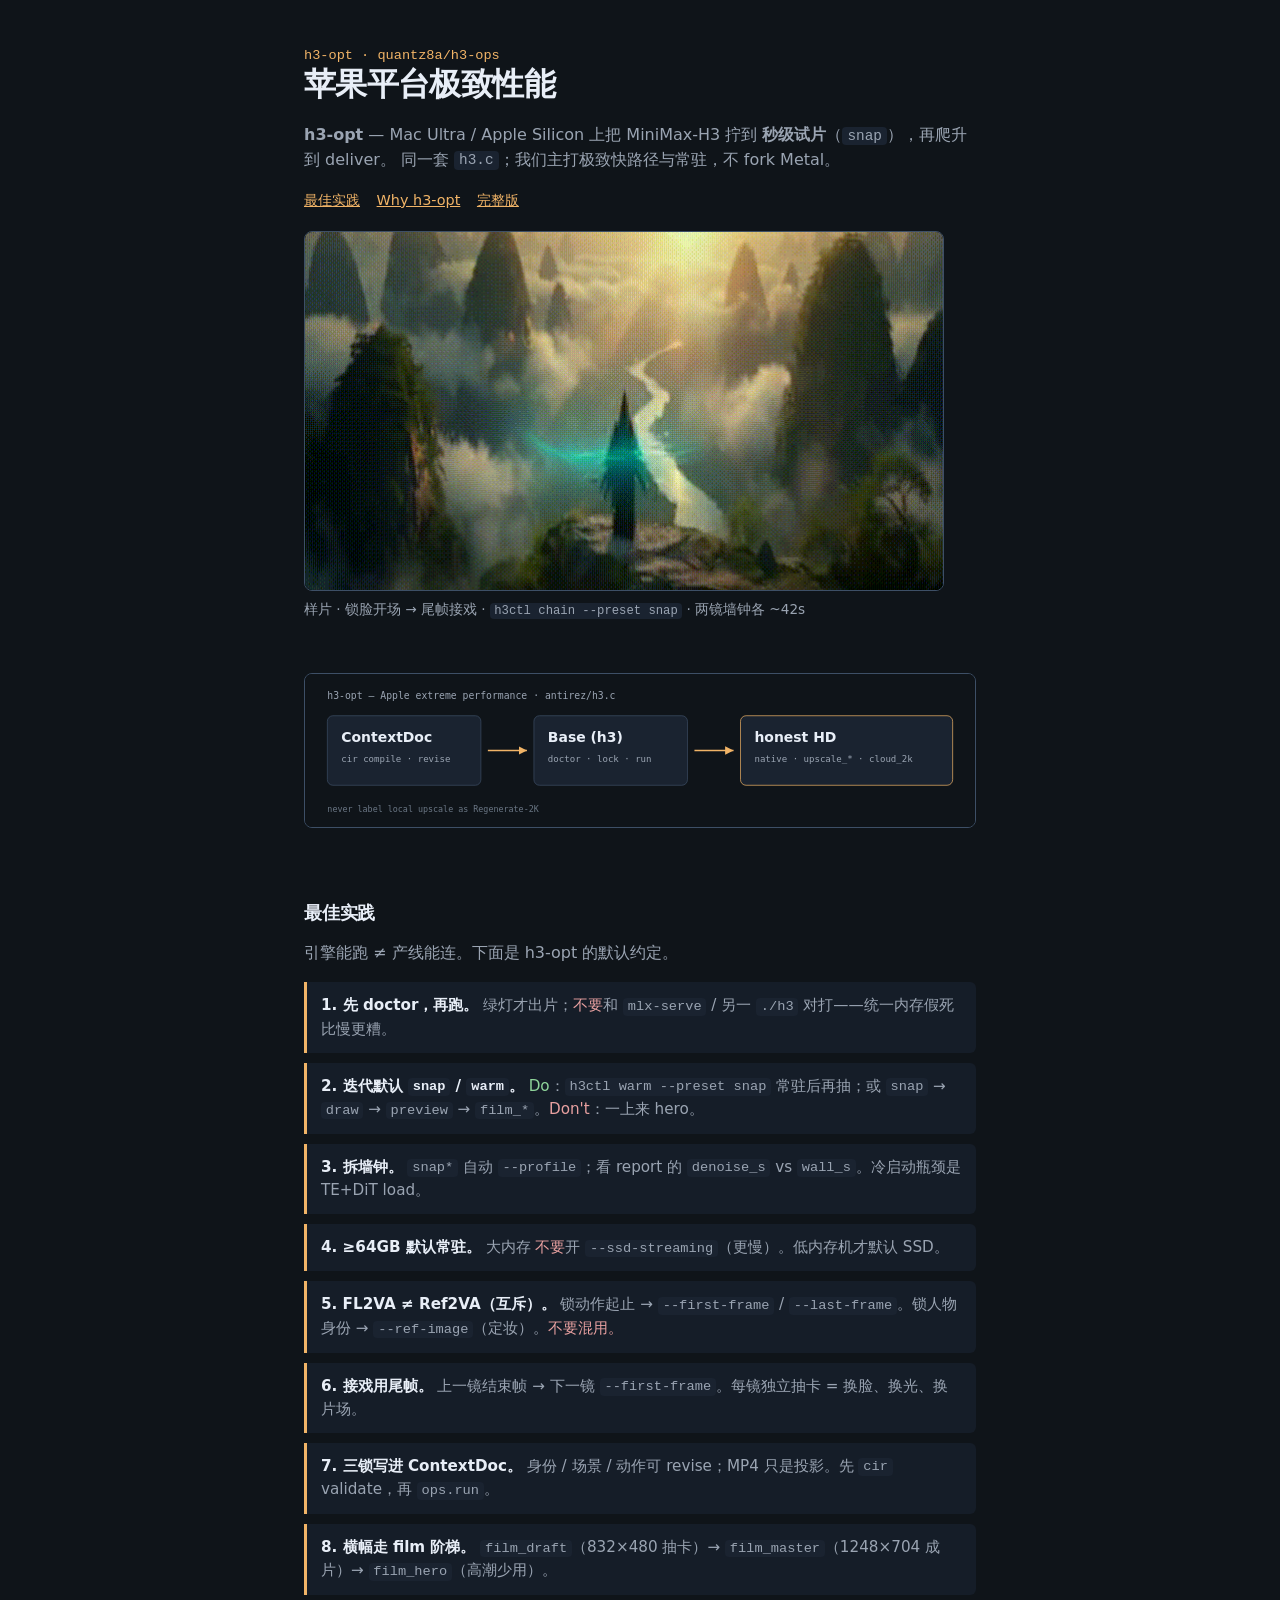
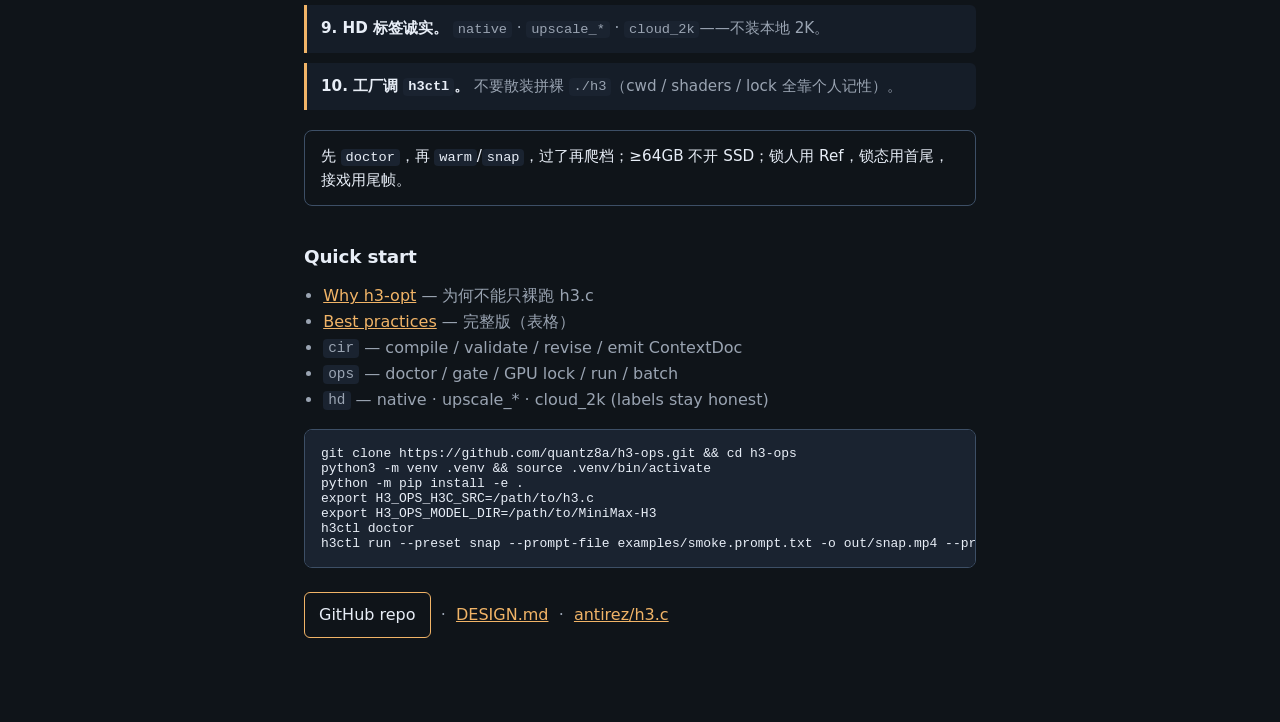
<file: docs/index.html>
<!DOCTYPE html>
<html lang="zh-CN">
<head>
  <meta charset="utf-8" />
  <meta name="viewport" content="width=device-width, initial-scale=1" />
  <meta http-equiv="Cache-Control" content="no-cache" />
  <!-- site-rev: film-mp4-3bb1706 -->
  <title>h3-opt — 苹果平台极致性能 · MiniMax-H3</title>
  <meta name="description" content="h3-opt：苹果平台极致性能。Mac Ultra + MiniMax-H3 秒出 ladder around antirez/h3.c — snap, warm, doctor, honest HD." />
  <meta property="og:title" content="h3-opt — 苹果平台极致性能" />
  <meta property="og:description" content="Apple-first extreme performance for local MiniMax-H3 via h3.c. 秒出 snap → deliver." />
  <meta property="og:image" content="https://quantz8a.github.io/h3-ops/assets/social-preview.png" />
  <style>
    :root { color-scheme: dark; --bg:#0f1419; --fg:#e8eef7; --muted:#9aa4b2; --line:#3d4f66; --accent:#f1b467; --card:#151d28; }
    * { box-sizing: border-box; }
    body { margin: 0; font-family: ui-sans-serif, system-ui, sans-serif; background: var(--bg); color: var(--fg); }
    main { max-width: 720px; margin: 0 auto; padding: 48px 24px 80px; }
    h1 { font-size: 2rem; margin: 0 0 8px; letter-spacing: -0.02em; }
    h2 { font-size: 1.15rem; margin: 40px 0 12px; letter-spacing: -0.01em; }
    .tag { color: var(--accent); font-family: ui-monospace, SFMono-Regular, Menlo, monospace; font-size: 0.85rem; }
    p { color: var(--muted); line-height: 1.55; }
    .hero { width: 100%; height: auto; margin: 28px 0; border: 1px solid var(--line); border-radius: 8px; }
    .demo { display: block; width: 100%; max-width: 640px; height: auto; margin: 20px 0 8px; border: 1px solid var(--line); border-radius: 8px; background: #000; aspect-ratio: 16 / 9; object-fit: cover; }
    .cap { margin: 0 0 24px; font-size: 0.85rem; color: var(--muted); }
    ul { color: var(--muted); line-height: 1.6; padding-left: 1.2rem; }
    a { color: var(--accent); }
    code { font-family: ui-monospace, SFMono-Regular, Menlo, monospace; font-size: 0.9em; background: #1a2330; padding: 0.1em 0.35em; border-radius: 4px; }
    pre { background: #1a2330; border: 1px solid var(--line); border-radius: 8px; padding: 16px; overflow-x: auto; color: var(--fg); }
    .cta { display: inline-block; margin-top: 8px; padding: 10px 14px; border: 1px solid var(--accent); border-radius: 6px; text-decoration: none; color: var(--fg); }
    .rule {
      margin: 0 0 10px; padding: 12px 14px; background: var(--card); border-left: 3px solid var(--accent);
      border-radius: 0 6px 6px 0; color: var(--muted); line-height: 1.5; font-size: 0.95rem;
    }
    .rule strong { color: var(--fg); font-weight: 600; }
    .rule .do { color: #8fd49a; }
    .rule .dont { color: #e8a0a0; }
    .motto {
      margin: 20px 0 0; padding: 14px 16px; border: 1px solid var(--line); border-radius: 8px;
      color: var(--fg); line-height: 1.5; font-size: 0.95rem;
    }
    .nav { margin: 8px 0 0; font-size: 0.9rem; }
    .nav a { margin-right: 12px; }
  </style>
</head>
<body>
  <main>
    <div class="tag">h3-opt · quantz8a/h3-ops</div>
    <h1>苹果平台极致性能</h1>
    <p>
      <strong>h3-opt</strong> — Mac Ultra / Apple Silicon 上把 MiniMax-H3 拧到
      <strong>秒级试片</strong>（<code>snap</code>），再爬升到 deliver。
      同一套 <code>h3.c</code>；我们主打极致快路径与常驻，不 fork Metal。
    </p>
    <p class="nav">
      <a href="#best-practices">最佳实践</a>
      <a href="https://github.com/quantz8a/h3-ops/blob/main/docs/why-h3-opt.md">Why h3-opt</a>
      <a href="https://github.com/quantz8a/h3-ops/blob/main/docs/best-practices.md">完整版</a>
    </p>
    <img class="demo" src="demo/wuxia_chain.gif?v=chain1" width="640" height="360" alt="h3-opt chain sample: lock then handoff" />
    <p class="cap">样片 · 锁脸开场 → 尾帧接戏 · <code>h3ctl chain --preset snap</code> · 两镜墙钟各 ~42s</p>
    <img class="hero" src="assets/hero-flow.svg" alt="Flow: ContextDoc to Base to honest HD" />

    <h2 id="best-practices">最佳实践</h2>
    <p>引擎能跑 ≠ 产线能连。下面是 h3-opt 的默认约定。</p>

    <div class="rule"><strong>1. 先 doctor，再跑。</strong> 绿灯才出片；<span class="dont">不要</span>和 <code>mlx-serve</code> / 另一 <code>./h3</code> 对打——统一内存假死比慢更糟。</div>
    <div class="rule"><strong>2. 迭代默认 <code>snap</code> / <code>warm</code>。</strong> <span class="do">Do</span>：<code>h3ctl warm --preset snap</code> 常驻后再抽；或 <code>snap</code> → <code>draw</code> → <code>preview</code> → <code>film_*</code>。<span class="dont">Don't</span>：一上来 hero。</div>
    <div class="rule"><strong>3. 拆墙钟。</strong> <code>snap*</code> 自动 <code>--profile</code>；看 report 的 <code>denoise_s</code> vs <code>wall_s</code>。冷启动瓶颈是 TE+DiT load。</div>
    <div class="rule"><strong>4. ≥64GB 默认常驻。</strong> 大内存 <span class="dont">不要</span>开 <code>--ssd-streaming</code>（更慢）。低内存机才默认 SSD。</div>
    <div class="rule"><strong>5. FL2VA ≠ Ref2VA（互斥）。</strong> 锁动作起止 → <code>--first-frame</code> / <code>--last-frame</code>。锁人物身份 → <code>--ref-image</code>（定妆）。<span class="dont">不要混用。</span></div>
    <div class="rule"><strong>6. 接戏用尾帧。</strong> 上一镜结束帧 → 下一镜 <code>--first-frame</code>。每镜独立抽卡 = 换脸、换光、换片场。</div>
    <div class="rule"><strong>7. 三锁写进 ContextDoc。</strong> 身份 / 场景 / 动作可 revise；MP4 只是投影。先 <code>cir</code> validate，再 <code>ops.run</code>。</div>
    <div class="rule"><strong>8. 横幅走 film 阶梯。</strong> <code>film_draft</code>（832×480 抽卡）→ <code>film_master</code>（1248×704 成片）→ <code>film_hero</code>（高潮少用）。</div>
    <div class="rule"><strong>9. HD 标签诚实。</strong> <code>native</code> · <code>upscale_*</code> · <code>cloud_2k</code>——不装本地 2K。</div>
    <div class="rule"><strong>10. 工厂调 <code>h3ctl</code>。</strong> 不要散装拼裸 <code>./h3</code>（cwd / shaders / lock 全靠个人记性）。</div>

    <p class="motto">先 <code>doctor</code>，再 <code>warm</code>/<code>snap</code>，过了再爬档；≥64GB 不开 SSD；锁人用 Ref，锁态用首尾，接戏用尾帧。</p>

    <h2>Quick start</h2>
    <ul>
      <li><a href="https://github.com/quantz8a/h3-ops/blob/main/docs/why-h3-opt.md">Why h3-opt</a> — 为何不能只裸跑 h3.c</li>
      <li><a href="https://github.com/quantz8a/h3-ops/blob/main/docs/best-practices.md">Best practices</a> — 完整版（表格）</li>
      <li><code>cir</code> — compile / validate / revise / emit ContextDoc</li>
      <li><code>ops</code> — doctor / gate / GPU lock / run / batch</li>
      <li><code>hd</code> — native · upscale_* · cloud_2k (labels stay honest)</li>
    </ul>
    <pre>git clone https://github.com/quantz8a/h3-ops.git && cd h3-ops
python3 -m venv .venv && source .venv/bin/activate
python -m pip install -e .
export H3_OPS_H3C_SRC=/path/to/h3.c
export H3_OPS_MODEL_DIR=/path/to/MiniMax-H3
h3ctl doctor
h3ctl run --preset snap --prompt-file examples/smoke.prompt.txt -o out/snap.mp4 --profile</pre>
    <p>
      <a class="cta" href="https://github.com/quantz8a/h3-ops">GitHub repo</a>
      &nbsp;·&nbsp;
      <a href="https://github.com/quantz8a/h3-ops/blob/main/DESIGN.md">DESIGN.md</a>
      &nbsp;·&nbsp;
      <a href="https://github.com/antirez/h3.c">antirez/h3.c</a>
    </p>
  </main>
</body>
</html>
</file>
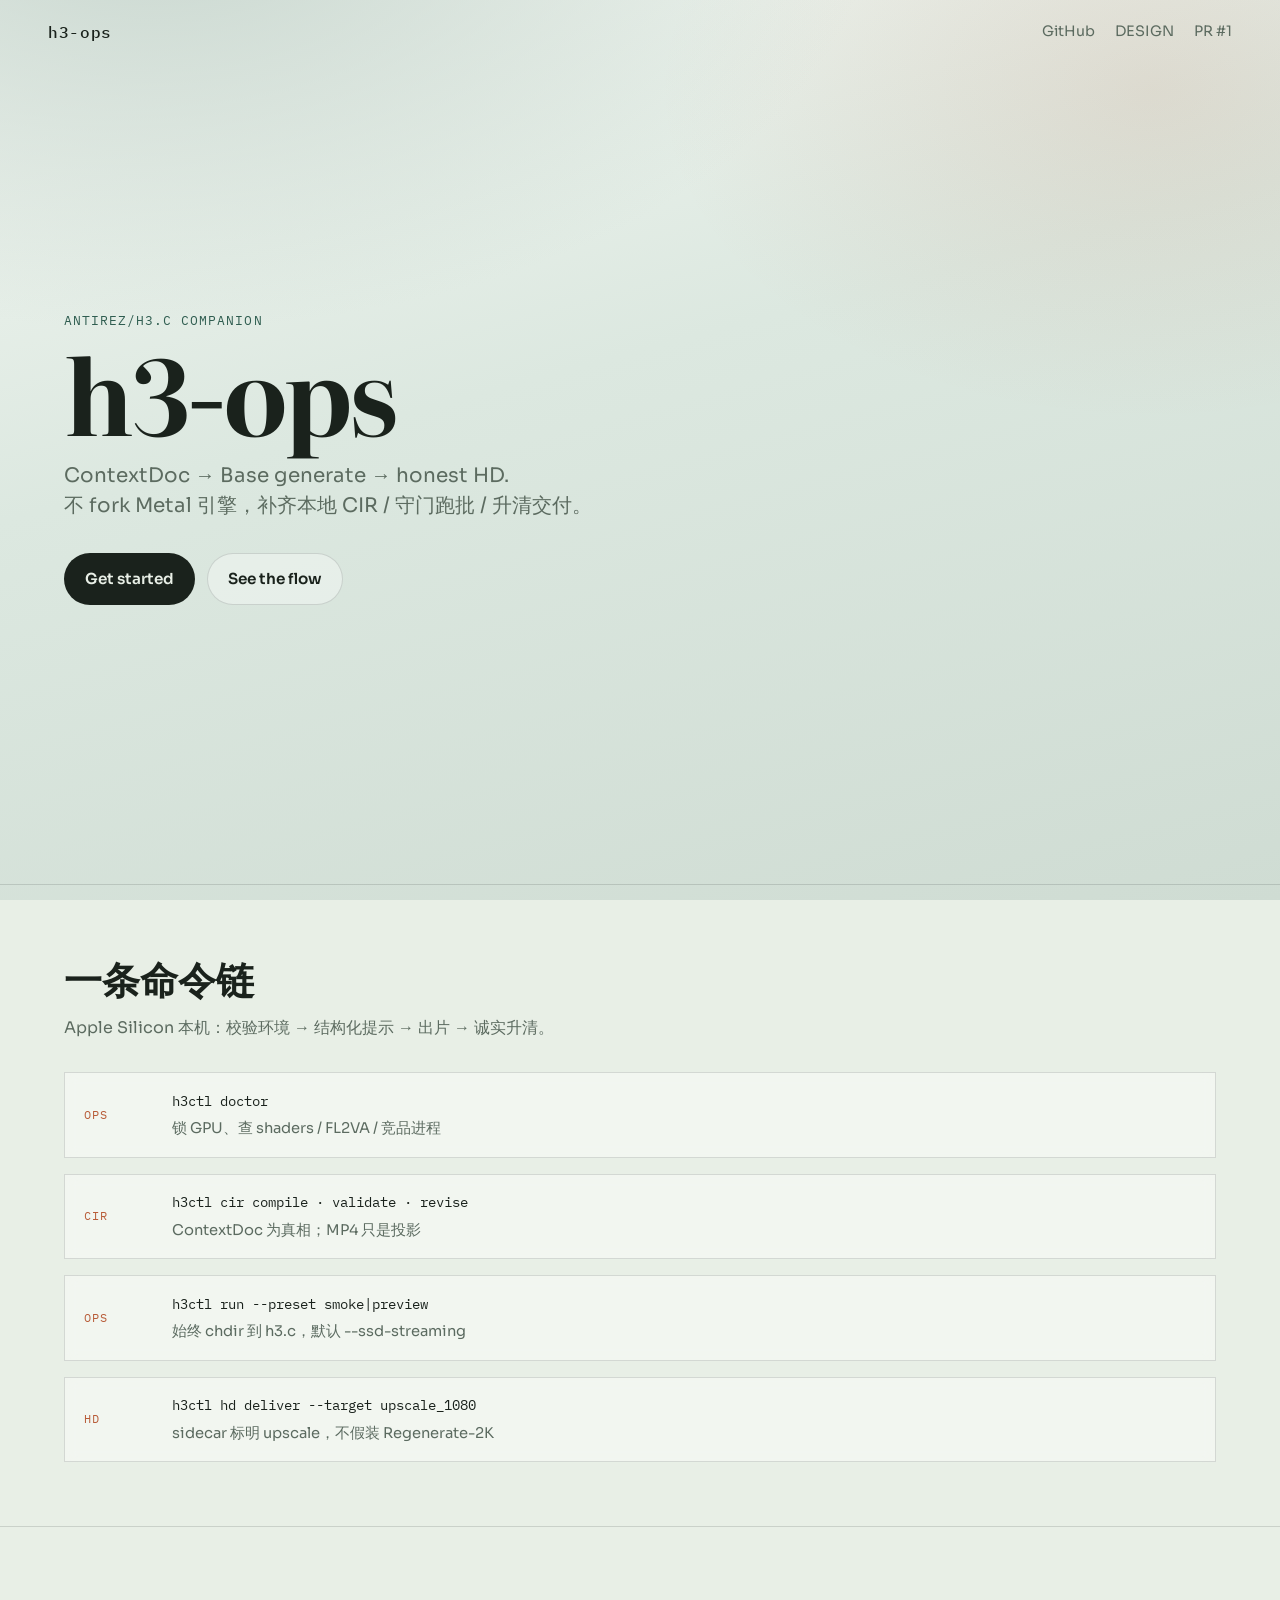
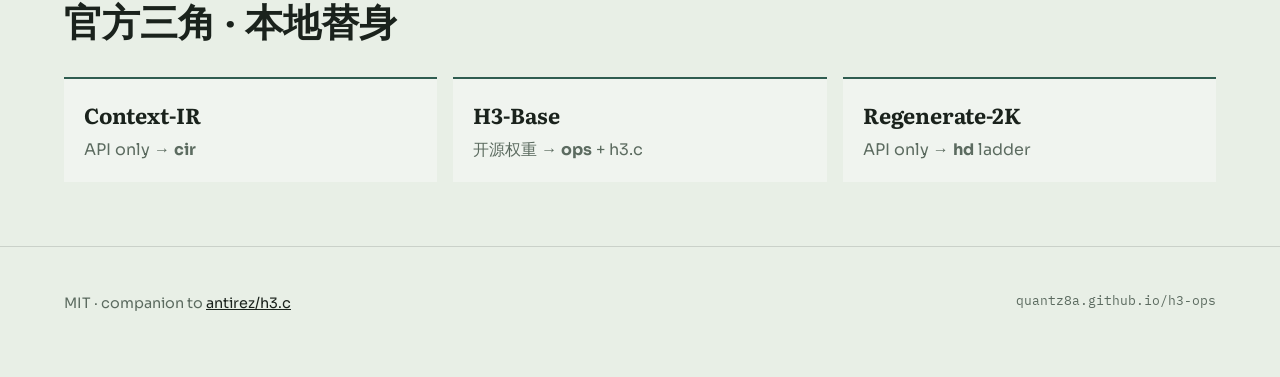
<file: site/index.html>
<!DOCTYPE html>
<html lang="zh-CN">
  <head>
    <meta charset="utf-8" />
    <meta name="viewport" content="width=device-width, initial-scale=1" />
    <title>h3-ops — local companion for MiniMax-H3</title>
    <meta
      name="description"
      content="ContextDoc → Base (h3.c) → honest HD. Offline stand-ins for Context-IR and delivery around antirez/h3.c."
    />
    <link rel="preconnect" href="https://fonts.googleapis.com" />
    <link rel="preconnect" href="https://fonts.gstatic.com" crossorigin />
    <link
      href="https://fonts.googleapis.com/css2?family=IBM+Plex+Mono:wght@400;500&family=Literata:opsz,wght@7..72,500;7..72,700&family=Sora:wght@500;600;700&display=swap"
      rel="stylesheet"
    />
    <link rel="stylesheet" href="./styles.css" />
  </head>
  <body>
    <div class="atmosphere" aria-hidden="true"></div>
    <header class="top">
      <a class="brand" href="./">h3-ops</a>
      <nav>
        <a href="https://github.com/quantz8a/h3-ops">GitHub</a>
        <a href="https://github.com/quantz8a/h3-ops/blob/main/DESIGN.md">DESIGN</a>
        <a href="https://github.com/quantz8a/h3-ops/pull/1">PR #1</a>
      </nav>
    </header>

    <main class="hero">
      <p class="kicker">antirez/h3.c companion</p>
      <h1 class="logo">h3-ops</h1>
      <p class="lede">
        ContextDoc → Base generate → honest HD.<br />
        不 fork Metal 引擎，补齐本地 CIR / 守门跑批 / 升清交付。
      </p>
      <div class="cta">
        <a class="btn primary" href="https://github.com/quantz8a/h3-ops#readme"
          >Get started</a
        >
        <a class="btn ghost" href="#flow">See the flow</a>
      </div>
    </main>

    <section id="flow" class="flow">
      <h2>一条命令链</h2>
      <p class="support">Apple Silicon 本机：校验环境 → 结构化提示 → 出片 → 诚实升清。</p>
      <ol class="steps">
        <li>
          <span class="mod">ops</span>
          <code>h3ctl doctor</code>
          <span>锁 GPU、查 shaders / FL2VA / 竞品进程</span>
        </li>
        <li>
          <span class="mod">cir</span>
          <code>h3ctl cir compile · validate · revise</code>
          <span>ContextDoc 为真相；MP4 只是投影</span>
        </li>
        <li>
          <span class="mod">ops</span>
          <code>h3ctl run --preset smoke|preview</code>
          <span>始终 chdir 到 h3.c，默认 --ssd-streaming</span>
        </li>
        <li>
          <span class="mod">hd</span>
          <code>h3ctl hd deliver --target upscale_1080</code>
          <span>sidecar 标明 upscale，不假装 Regenerate-2K</span>
        </li>
      </ol>
    </section>

    <section class="triad">
      <h2>官方三角 · 本地替身</h2>
      <div class="grid">
        <article>
          <h3>Context-IR</h3>
          <p>API only → <strong>cir</strong></p>
        </article>
        <article>
          <h3>H3-Base</h3>
          <p>开源权重 → <strong>ops</strong> + h3.c</p>
        </article>
        <article>
          <h3>Regenerate-2K</h3>
          <p>API only → <strong>hd</strong> ladder</p>
        </article>
      </div>
    </section>

    <footer class="foot">
      <p>MIT · companion to <a href="https://github.com/antirez/h3.c">antirez/h3.c</a></p>
      <p class="mono">quantz8a.github.io/h3-ops</p>
    </footer>
    <script src="./main.js"></script>
  </body>
</html>
</file>
<file: site/styles.css>
:root {
  --ink: #1a221c;
  --muted: #5c6b60;
  --paper: #e8efe6;
  --mist: #c5d4cc;
  --steel: #2f5d50;
  --ember: #b85c38;
  --line: rgba(26, 34, 28, 0.14);
  --font-display: "Literata", "Songti SC", serif;
  --font-ui: "Sora", "PingFang SC", sans-serif;
  --font-mono: "IBM Plex Mono", ui-monospace, monospace;
}

*,
*::before,
*::after {
  box-sizing: border-box;
}

html {
  scroll-behavior: smooth;
}

body {
  margin: 0;
  min-height: 100vh;
  color: var(--ink);
  font-family: var(--font-ui);
  background: var(--paper);
  line-height: 1.5;
  overflow-x: hidden;
}

.atmosphere {
  position: fixed;
  inset: 0;
  z-index: -1;
  background:
    radial-gradient(1200px 700px at 12% -10%, rgba(197, 212, 204, 0.95), transparent 60%),
    radial-gradient(900px 600px at 90% 10%, rgba(184, 92, 56, 0.12), transparent 55%),
    linear-gradient(165deg, #f3f7f2 0%, #dce8e0 42%, #cfdcd3 100%);
  animation: drift 18s ease-in-out infinite alternate;
}

@keyframes drift {
  from {
    transform: scale(1) translate3d(0, 0, 0);
  }
  to {
    transform: scale(1.04) translate3d(-1.5%, 1%, 0);
  }
}

.top {
  display: flex;
  justify-content: space-between;
  align-items: center;
  padding: 1.25rem clamp(1.25rem, 4vw, 3rem);
}

.brand {
  font-family: var(--font-mono);
  font-weight: 500;
  letter-spacing: 0.04em;
  color: var(--ink);
  text-decoration: none;
}

nav {
  display: flex;
  gap: 1.25rem;
}

nav a {
  color: var(--muted);
  text-decoration: none;
  font-size: 0.9rem;
}

nav a:hover {
  color: var(--ink);
}

.hero {
  min-height: calc(100vh - 5rem);
  display: flex;
  flex-direction: column;
  justify-content: center;
  padding: 2rem clamp(1.25rem, 5vw, 4rem) 4rem;
  max-width: 52rem;
}

.kicker {
  margin: 0 0 0.75rem;
  font-family: var(--font-mono);
  font-size: 0.8rem;
  letter-spacing: 0.08em;
  text-transform: uppercase;
  color: var(--steel);
  opacity: 0;
  animation: rise 0.8s 0.1s ease forwards;
}

.logo {
  margin: 0;
  font-family: var(--font-display);
  font-size: clamp(3.4rem, 12vw, 6.5rem);
  font-weight: 700;
  line-height: 0.95;
  letter-spacing: -0.03em;
  opacity: 0;
  animation: rise 0.9s 0.2s ease forwards;
}

.lede {
  margin: 1.25rem 0 0;
  max-width: 34rem;
  font-size: clamp(1.05rem, 2.2vw, 1.25rem);
  color: var(--muted);
  opacity: 0;
  animation: rise 0.9s 0.35s ease forwards;
}

.cta {
  display: flex;
  flex-wrap: wrap;
  gap: 0.75rem;
  margin-top: 2rem;
  opacity: 0;
  animation: rise 0.9s 0.5s ease forwards;
}

.btn {
  display: inline-flex;
  align-items: center;
  padding: 0.85rem 1.25rem;
  border-radius: 999px;
  text-decoration: none;
  font-weight: 600;
  font-size: 0.95rem;
  border: 1px solid transparent;
  transition: transform 0.2s ease, background 0.2s ease, color 0.2s ease;
}

.btn:hover {
  transform: translateY(-1px);
}

.btn.primary {
  background: var(--ink);
  color: var(--paper);
}

.btn.ghost {
  border-color: var(--line);
  color: var(--ink);
  background: rgba(255, 255, 255, 0.35);
}

.flow,
.triad {
  padding: 4rem clamp(1.25rem, 5vw, 4rem);
  border-top: 1px solid var(--line);
}

.flow h2,
.triad h2 {
  margin: 0;
  font-family: var(--font-display);
  font-size: clamp(1.8rem, 4vw, 2.4rem);
}

.support {
  margin: 0.6rem 0 2rem;
  color: var(--muted);
  max-width: 36rem;
}

.steps {
  list-style: none;
  margin: 0;
  padding: 0;
  display: grid;
  gap: 1rem;
}

.steps li {
  display: grid;
  grid-template-columns: 4.5rem 1fr;
  gap: 0.35rem 1rem;
  padding: 1.1rem 1.2rem;
  border: 1px solid var(--line);
  background: rgba(255, 255, 255, 0.42);
  backdrop-filter: blur(6px);
}

.steps .mod {
  grid-row: span 2;
  align-self: center;
  font-family: var(--font-mono);
  font-size: 0.75rem;
  letter-spacing: 0.06em;
  text-transform: uppercase;
  color: var(--ember);
}

.steps code {
  font-family: var(--font-mono);
  font-size: 0.86rem;
  color: var(--ink);
}

.steps li > span:last-child {
  color: var(--muted);
  font-size: 0.92rem;
}

.grid {
  margin-top: 1.75rem;
  display: grid;
  gap: 1rem;
  grid-template-columns: repeat(3, minmax(0, 1fr));
}

.grid article {
  padding: 1.25rem;
  border-top: 2px solid var(--steel);
  background: rgba(255, 255, 255, 0.35);
}

.grid h3 {
  margin: 0 0 0.4rem;
  font-family: var(--font-display);
  font-size: 1.35rem;
}

.grid p {
  margin: 0;
  color: var(--muted);
}

.foot {
  padding: 2rem clamp(1.25rem, 5vw, 4rem) 3rem;
  border-top: 1px solid var(--line);
  display: flex;
  flex-wrap: wrap;
  justify-content: space-between;
  gap: 0.75rem;
  color: var(--muted);
  font-size: 0.9rem;
}

.foot a {
  color: var(--ink);
}

.mono {
  font-family: var(--font-mono);
  font-size: 0.8rem;
}

@keyframes rise {
  from {
    opacity: 0;
    transform: translateY(18px);
  }
  to {
    opacity: 1;
    transform: translateY(0);
  }
}

@media (max-width: 720px) {
  .grid {
    grid-template-columns: 1fr;
  }

  .steps li {
    grid-template-columns: 1fr;
  }

  .steps .mod {
    grid-row: auto;
  }

  nav {
    gap: 0.85rem;
  }
}

@media (prefers-reduced-motion: reduce) {
  .atmosphere,
  .kicker,
  .logo,
  .lede,
  .cta {
    animation: none;
    opacity: 1;
  }
}
</file>
